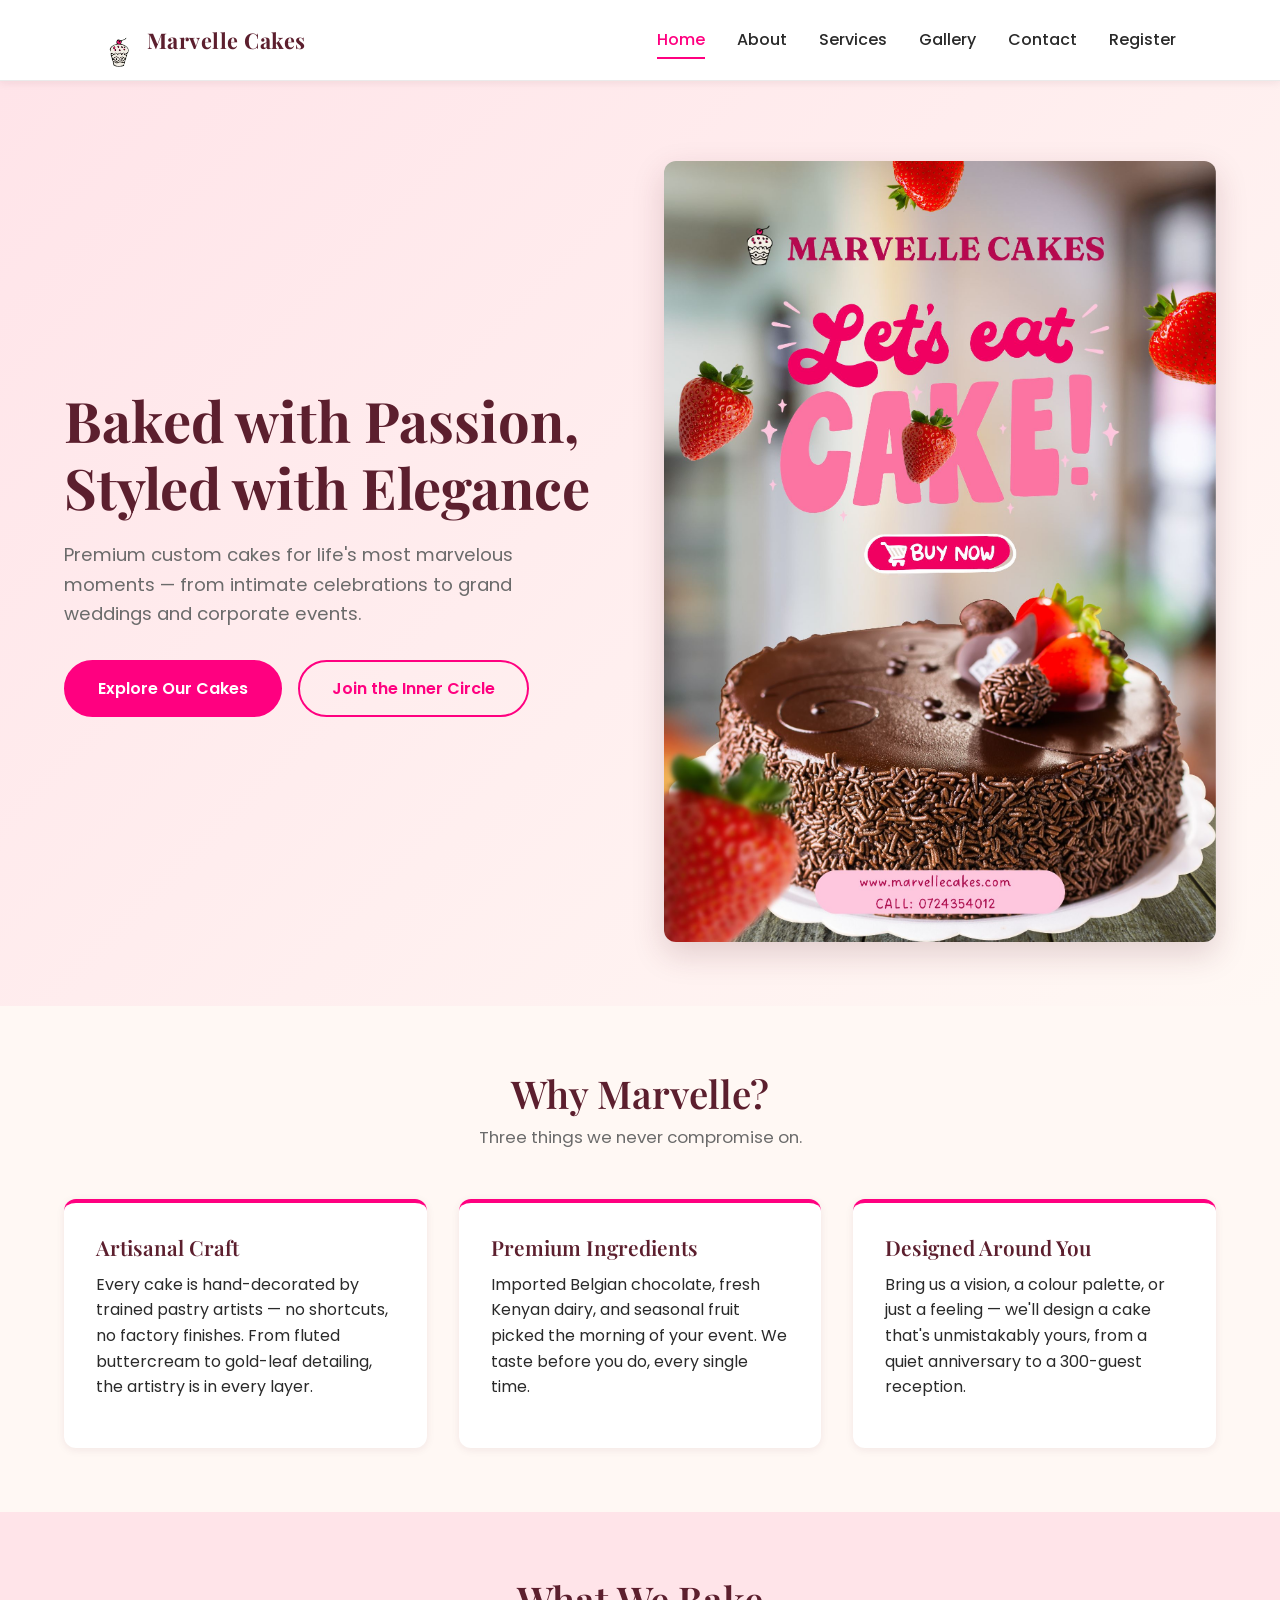
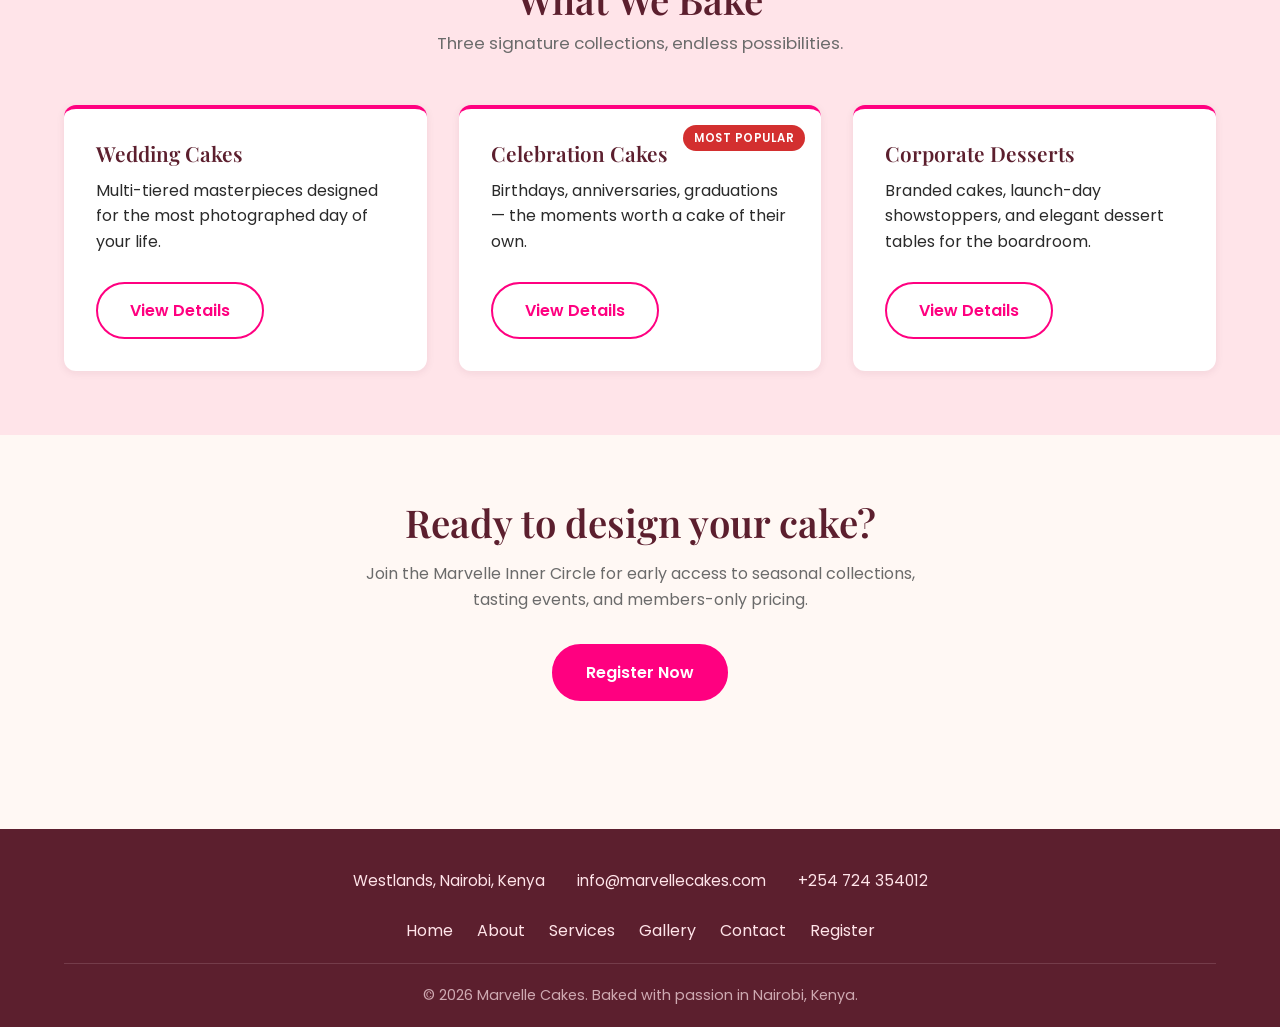
<file: index.html>
<!DOCTYPE html>
<html lang="en">
<head>
    <meta charset="UTF-8">
    <meta name="viewport" content="width=device-width, initial-scale=1.0">
    <title>Marvelle Cakes | Artisanal Cakes for Life's Marvelous Moments</title>
    <meta name="description" content="Premium custom cakes for weddings, celebrations, and corporate events. Baked with passion in Nairobi, Kenya.">
    <link rel="icon" type="image/png" href="images/logo.png">
    <link rel="stylesheet" href="style.css">
</head>
<body>

    <!-- ========== NAVIGATION ========== -->
    <header>
        <nav class="navbar">
            <a href="index.html" class="logo-container">
                <img src="images/logo.png" alt="Marvelle Cakes Logo" class="logo">
                <span class="brand-name">Marvelle Cakes</span>
            </a>
            <button class="nav-toggle" aria-label="Toggle menu">&#9776;</button>
            <ul class="nav-links">
                <li><a href="index.html" class="active">Home</a></li>
                <li><a href="about.html">About</a></li>
                <li><a href="services.html">Services</a></li>
                <li><a href="gallery.html">Gallery</a></li>
                <li><a href="contact.html">Contact</a></li>
                <li><a href="register.html">Register</a></li>
            </ul>
        </nav>
    </header>

    <!-- ========== HERO ========== -->
    <section class="hero">
        <div class="hero-inner">
            <div class="hero-content">
                <h1>Baked with Passion, Styled with Elegance</h1>
                <p class="lead">Premium custom cakes for life's most marvelous moments &mdash; from intimate celebrations to grand weddings and corporate events.</p>
                <a href="services.html" class="btn">Explore Our Cakes</a>
                <a href="register.html" class="btn btn-outline" style="margin-left: 0.75rem;">Join the Inner Circle</a>
            </div>
            <div class="hero-image">
                <img src="images/CreativeCakePoster.jpg" alt="Signature Marvelle chocolate cake with fresh strawberries">
            </div>
        </div>
    </section>

    <!-- ========== WHY MARVELLE ========== -->
    <section class="section">
        <div class="section-inner">
            <h2 class="section-title">Why Marvelle?</h2>
            <p class="section-subtitle">Three things we never compromise on.</p>
            <div class="card-grid">
                <div class="card">
                    <h3>Artisanal Craft</h3>
                    <p>Every cake is hand-decorated by trained pastry artists &mdash; no shortcuts, no factory finishes. From fluted buttercream to gold-leaf detailing, the artistry is in every layer.</p>
                </div>
                <div class="card">
                    <h3>Premium Ingredients</h3>
                    <p>Imported Belgian chocolate, fresh Kenyan dairy, and seasonal fruit picked the morning of your event. We taste before you do, every single time.</p>
                </div>
                <div class="card">
                    <h3>Designed Around You</h3>
                    <p>Bring us a vision, a colour palette, or just a feeling &mdash; we'll design a cake that's unmistakably yours, from a quiet anniversary to a 300-guest reception.</p>
                </div>
            </div>
        </div>
    </section>

    <!-- ========== CATEGORIES PREVIEW ========== -->
    <section class="section section-alt">
        <div class="section-inner">
            <h2 class="section-title">What We Bake</h2>
            <p class="section-subtitle">Three signature collections, endless possibilities.</p>
            <div class="card-grid">
                <div class="card">
                    <h3>Wedding Cakes</h3>
                    <p>Multi-tiered masterpieces designed for the most photographed day of your life.</p>
                    <a href="services.html#wedding" class="btn btn-outline" style="margin-top: 0.75rem;">View Details</a>
                </div>
                <div class="card">
                    <span class="badge">Most Popular</span>
                    <h3>Celebration Cakes</h3>
                    <p>Birthdays, anniversaries, graduations &mdash; the moments worth a cake of their own.</p>
                    <a href="services.html#celebration" class="btn btn-outline" style="margin-top: 0.75rem;">View Details</a>
                </div>
                <div class="card">
                    <h3>Corporate Desserts</h3>
                    <p>Branded cakes, launch-day showstoppers, and elegant dessert tables for the boardroom.</p>
                    <a href="services.html#corporate" class="btn btn-outline" style="margin-top: 0.75rem;">View Details</a>
                </div>
            </div>
        </div>
    </section>

    <!-- ========== CTA ========== -->
    <section class="section" style="text-align: center;">
        <div class="section-inner">
            <h2>Ready to design your cake?</h2>
            <p style="color: var(--grey); max-width: 600px; margin: 0 auto 2rem;">Join the Marvelle Inner Circle for early access to seasonal collections, tasting events, and members-only pricing.</p>
            <a href="register.html" class="btn">Register Now</a>
        </div>
    </section>

    <!-- ========== FOOTER ========== -->
    <footer>
        <div class="footer-contact">
            <span>Westlands, Nairobi, Kenya</span>
            <span><a href="mailto:info@marvellecakes.com">info@marvellecakes.com</a></span>
            <span><a href="tel:+254724354012">+254 724 354012</a></span>
        </div>
        <ul class="footer-links">
            <li><a href="index.html">Home</a></li>
            <li><a href="about.html">About</a></li>
            <li><a href="services.html">Services</a></li>
            <li><a href="gallery.html">Gallery</a></li>
            <li><a href="contact.html">Contact</a></li>
            <li><a href="register.html">Register</a></li>
        </ul>
        <p class="copyright">&copy; 2026 Marvelle Cakes. Baked with passion in Nairobi, Kenya.</p>
    </footer>

    <script src="script.js" defer></script>
</body>
</html>
</file>
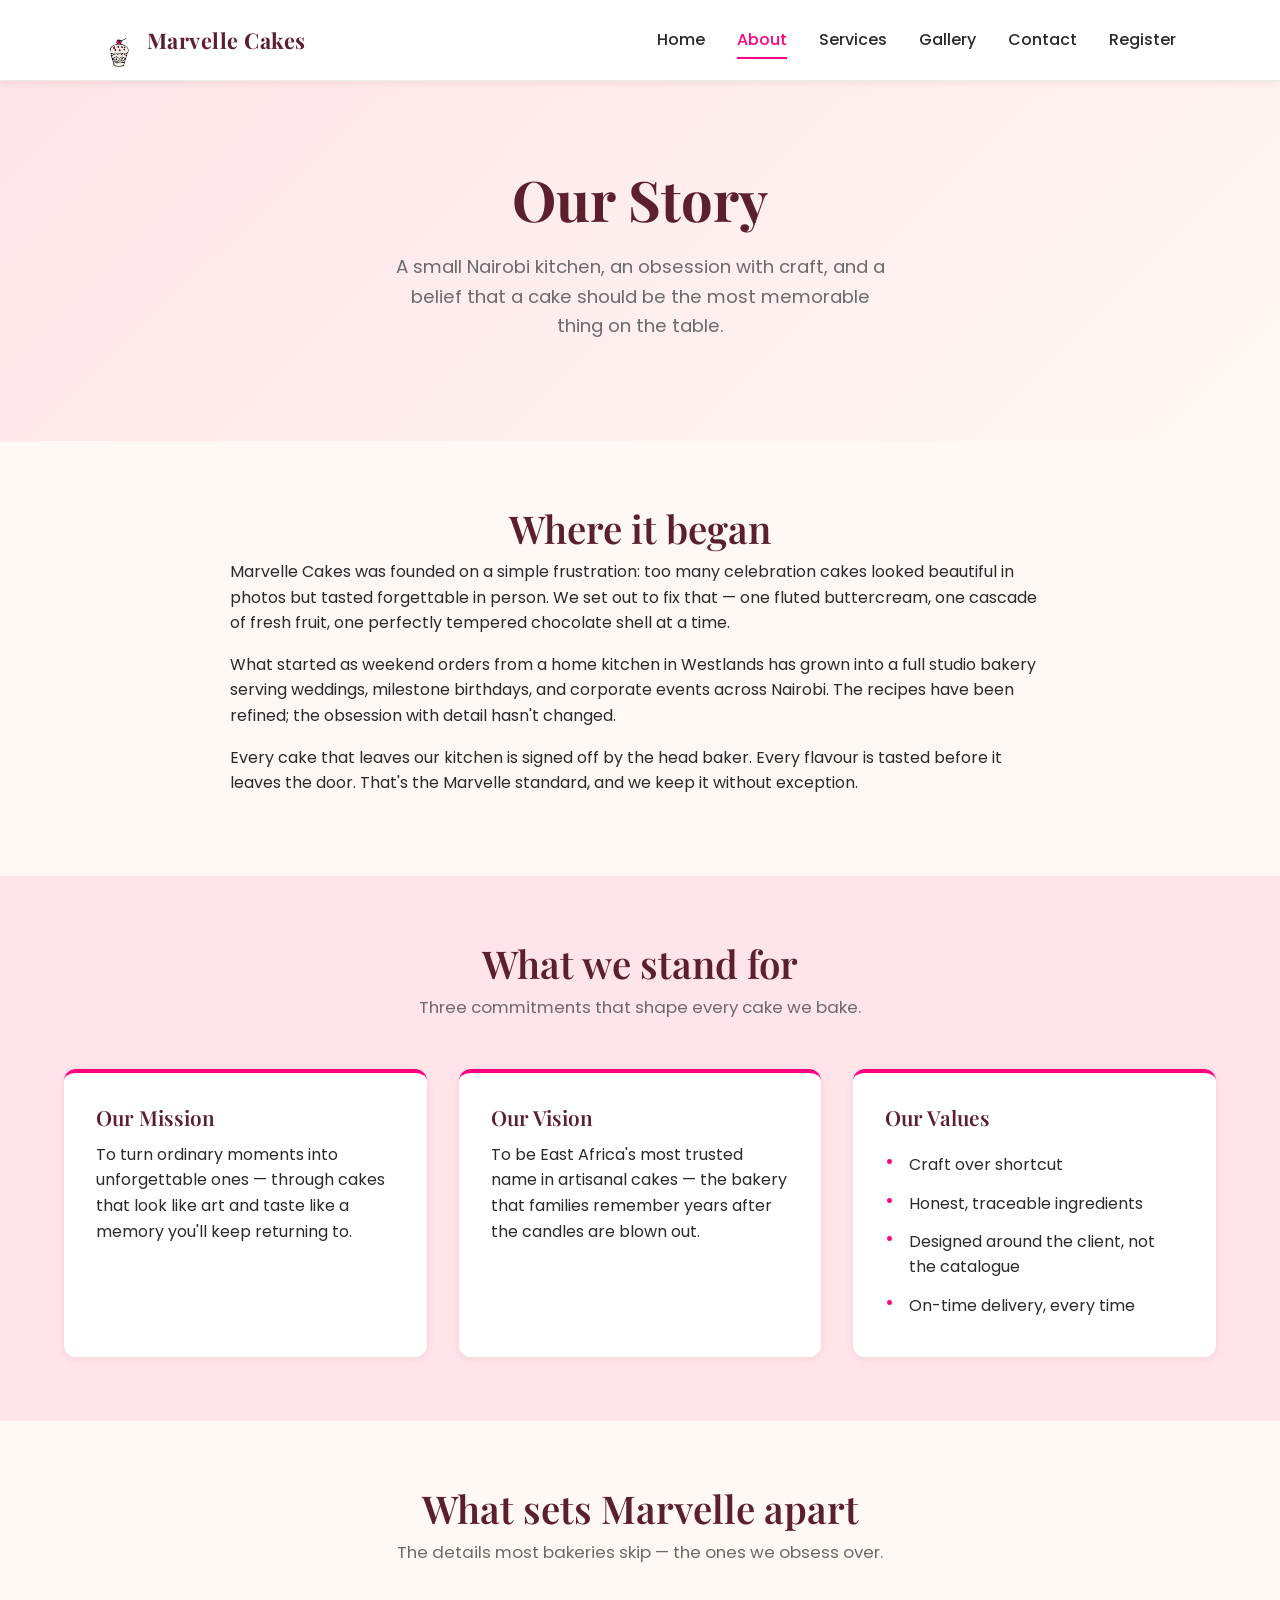
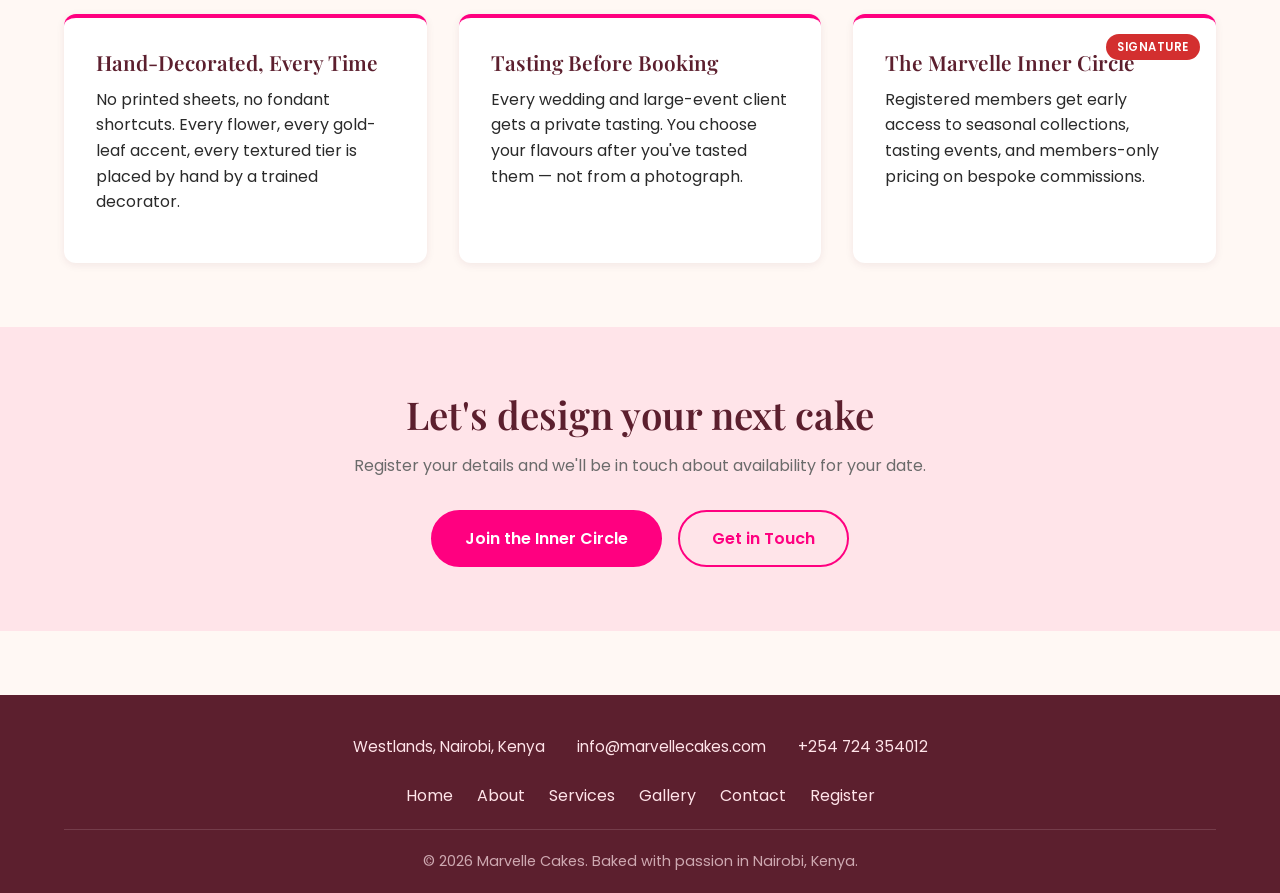
<file: about.html>
<!DOCTYPE html>
<html lang="en">
<head>
    <meta charset="UTF-8">
    <meta name="viewport" content="width=device-width, initial-scale=1.0">
    <title>About Us | Marvelle Cakes</title>
    <meta name="description" content="The story behind Marvelle Cakes — artisanal baking, premium ingredients, and a passion for life's marvelous moments.">
    <link rel="icon" type="image/png" href="images/logo.png">
    <link rel="stylesheet" href="style.css">
</head>
<body>

    <!-- ========== NAVIGATION ========== -->
    <header>
        <nav class="navbar">
            <a href="index.html" class="logo-container">
                <img src="images/logo.png" alt="Marvelle Cakes Logo" class="logo">
                <span class="brand-name">Marvelle Cakes</span>
            </a>
            <button class="nav-toggle" aria-label="Toggle menu">&#9776;</button>
            <ul class="nav-links">
                <li><a href="index.html">Home</a></li>
                <li><a href="about.html" class="active">About</a></li>
                <li><a href="services.html">Services</a></li>
                <li><a href="gallery.html">Gallery</a></li>
                <li><a href="contact.html">Contact</a></li>
                <li><a href="register.html">Register</a></li>
            </ul>
        </nav>
    </header>

    <!-- ========== PAGE HERO ========== -->
    <section class="hero" style="min-height: 40vh;">
        <div class="hero-inner" style="grid-template-columns: 1fr; text-align: center;">
            <div class="hero-content">
                <h1>Our Story</h1>
                <p class="lead" style="margin-left: auto; margin-right: auto;">A small Nairobi kitchen, an obsession with craft, and a belief that a cake should be the most memorable thing on the table.</p>
            </div>
        </div>
    </section>

    <!-- ========== STORY ========== -->
    <section class="section">
        <div class="section-inner" style="max-width: 820px;">
            <h2 class="section-title">Where it began</h2>
            <p>Marvelle Cakes was founded on a simple frustration: too many celebration cakes looked beautiful in photos but tasted forgettable in person. We set out to fix that &mdash; one fluted buttercream, one cascade of fresh fruit, one perfectly tempered chocolate shell at a time.</p>
            <p>What started as weekend orders from a home kitchen in Westlands has grown into a full studio bakery serving weddings, milestone birthdays, and corporate events across Nairobi. The recipes have been refined; the obsession with detail hasn't changed.</p>
            <p>Every cake that leaves our kitchen is signed off by the head baker. Every flavour is tasted before it leaves the door. That's the Marvelle standard, and we keep it without exception.</p>
        </div>
    </section>

    <!-- ========== MISSION / VISION / VALUES ========== -->
    <section class="section section-alt">
        <div class="section-inner">
            <h2 class="section-title">What we stand for</h2>
            <p class="section-subtitle">Three commitments that shape every cake we bake.</p>
            <div class="card-grid">
                <div class="card">
                    <h3>Our Mission</h3>
                    <p>To turn ordinary moments into unforgettable ones &mdash; through cakes that look like art and taste like a memory you'll keep returning to.</p>
                </div>
                <div class="card">
                    <h3>Our Vision</h3>
                    <p>To be East Africa's most trusted name in artisanal cakes &mdash; the bakery that families remember years after the candles are blown out.</p>
                </div>
                <div class="card">
                    <h3>Our Values</h3>
                    <ul>
                        <li>Craft over shortcut</li>
                        <li>Honest, traceable ingredients</li>
                        <li>Designed around the client, not the catalogue</li>
                        <li>On-time delivery, every time</li>
                    </ul>
                </div>
            </div>
        </div>
    </section>

    <!-- ========== WHAT MAKES US DIFFERENT ========== -->
    <section class="section">
        <div class="section-inner">
            <h2 class="section-title">What sets Marvelle apart</h2>
            <p class="section-subtitle">The details most bakeries skip &mdash; the ones we obsess over.</p>
            <div class="card-grid">
                <div class="card">
                    <h3>Hand-Decorated, Every Time</h3>
                    <p>No printed sheets, no fondant shortcuts. Every flower, every gold-leaf accent, every textured tier is placed by hand by a trained decorator.</p>
                </div>
                <div class="card">
                    <h3>Tasting Before Booking</h3>
                    <p>Every wedding and large-event client gets a private tasting. You choose your flavours after you've tasted them &mdash; not from a photograph.</p>
                </div>
                <div class="card">
                    <span class="badge">Signature</span>
                    <h3>The Marvelle Inner Circle</h3>
                    <p>Registered members get early access to seasonal collections, tasting events, and members-only pricing on bespoke commissions.</p>
                </div>
            </div>
        </div>
    </section>

    <!-- ========== CTA ========== -->
    <section class="section section-alt" style="text-align: center;">
        <div class="section-inner">
            <h2>Let's design your next cake</h2>
            <p style="color: var(--grey); max-width: 600px; margin: 0 auto 2rem;">Register your details and we'll be in touch about availability for your date.</p>
            <a href="register.html" class="btn">Join the Inner Circle</a>
            <a href="contact.html" class="btn btn-outline" style="margin-left: 0.75rem;">Get in Touch</a>
        </div>
    </section>

    <!-- ========== FOOTER ========== -->
    <footer>
        <div class="footer-contact">
            <span>Westlands, Nairobi, Kenya</span>
            <span><a href="mailto:info@marvellecakes.com">info@marvellecakes.com</a></span>
            <span><a href="tel:+254724354012">+254 724 354012</a></span>
        </div>
        <ul class="footer-links">
            <li><a href="index.html">Home</a></li>
            <li><a href="about.html">About</a></li>
            <li><a href="services.html">Services</a></li>
            <li><a href="gallery.html">Gallery</a></li>
            <li><a href="contact.html">Contact</a></li>
            <li><a href="register.html">Register</a></li>
        </ul>
        <p class="copyright">&copy; 2026 Marvelle Cakes. Baked with passion in Nairobi, Kenya.</p>
    </footer>

    <script src="script.js" defer></script>
</body>
</html>
</file>
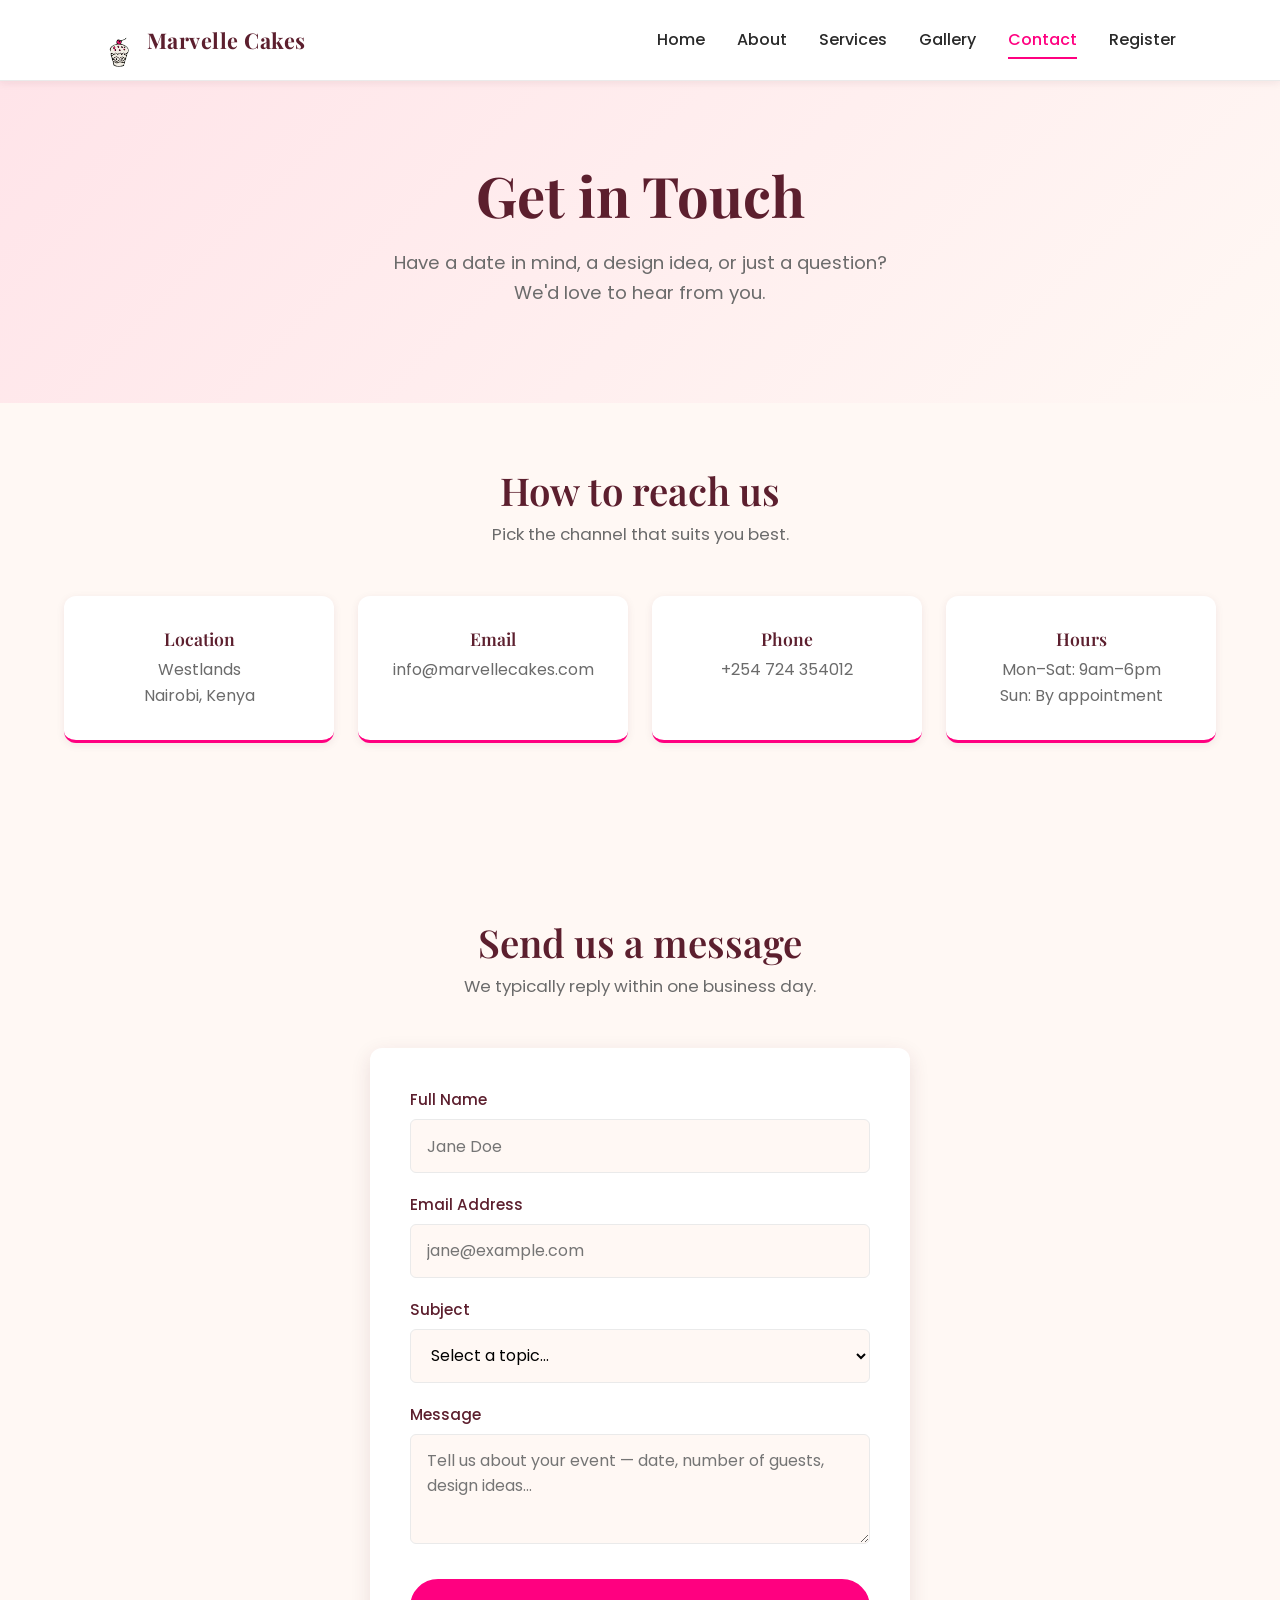
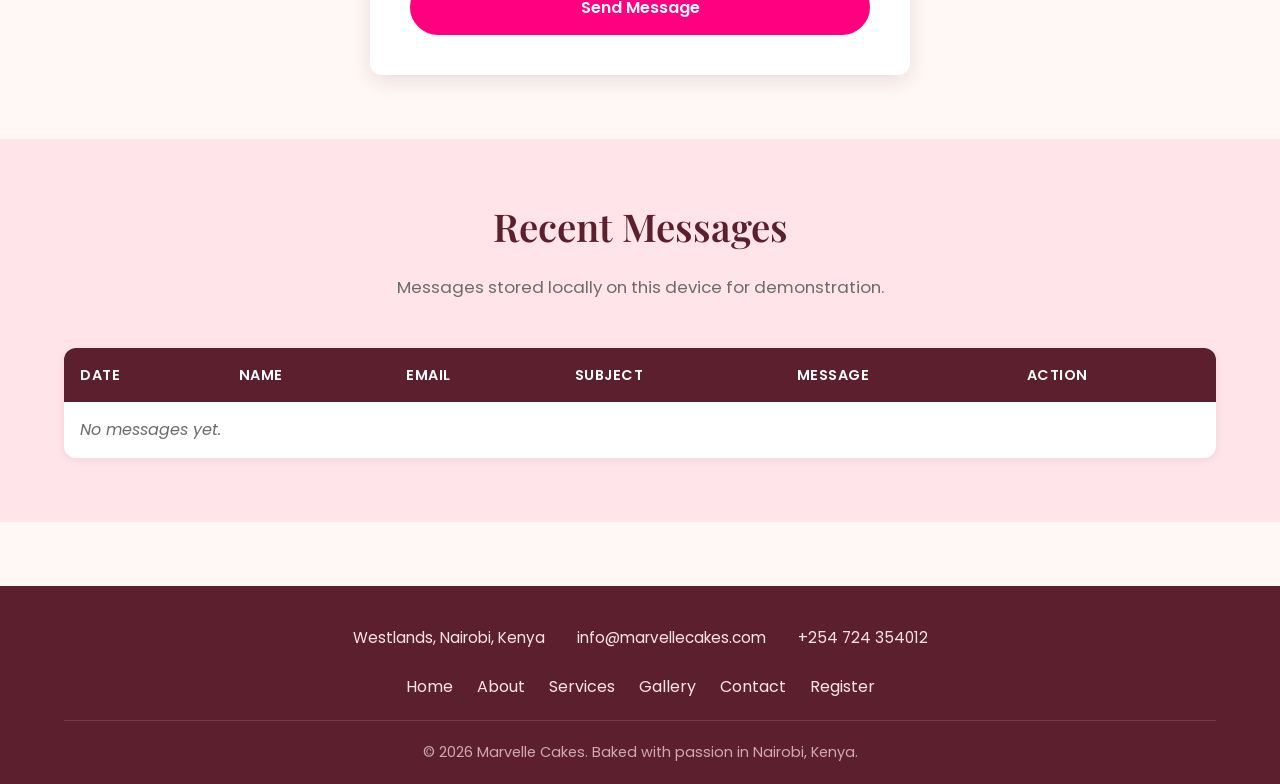
<file: contact.html>
<!DOCTYPE html>
<html lang="en">
<head>
    <meta charset="UTF-8">
    <meta name="viewport" content="width=device-width, initial-scale=1.0">
    <title>Contact Us | Marvelle Cakes</title>
    <meta name="description" content="Get in touch with Marvelle Cakes — Westlands, Nairobi. Email, phone, and message form.">
    <link rel="icon" type="image/png" href="images/logo.png">
    <link rel="stylesheet" href="style.css">
</head>
<body>

    <!-- ========== NAVIGATION ========== -->
    <header>
        <nav class="navbar">
            <a href="index.html" class="logo-container">
                <img src="images/logo.png" alt="Marvelle Cakes Logo" class="logo">
                <span class="brand-name">Marvelle Cakes</span>
            </a>
            <button class="nav-toggle" aria-label="Toggle menu">&#9776;</button>
            <ul class="nav-links">
                <li><a href="index.html">Home</a></li>
                <li><a href="about.html">About</a></li>
                <li><a href="services.html">Services</a></li>
                <li><a href="gallery.html">Gallery</a></li>
                <li><a href="contact.html" class="active">Contact</a></li>
                <li><a href="register.html">Register</a></li>
            </ul>
        </nav>
    </header>

    <!-- ========== PAGE HERO ========== -->
    <section class="hero" style="min-height: 35vh;">
        <div class="hero-inner" style="grid-template-columns: 1fr; text-align: center;">
            <div class="hero-content">
                <h1>Get in Touch</h1>
                <p class="lead" style="margin-left: auto; margin-right: auto;">Have a date in mind, a design idea, or just a question? We'd love to hear from you.</p>
            </div>
        </div>
    </section>

    <!-- ========== CONTACT INFO CARDS ========== -->
    <section class="section">
        <div class="section-inner">
            <h2 class="section-title">How to reach us</h2>
            <p class="section-subtitle">Pick the channel that suits you best.</p>
            <div class="contact-grid">
                <div class="contact-card">
                    <h3>Location</h3>
                    <p>Westlands<br>Nairobi, Kenya</p>
                </div>
                <div class="contact-card">
                    <h3>Email</h3>
                    <p><a href="mailto:info@marvellecakes.com">info@marvellecakes.com</a></p>
                </div>
                <div class="contact-card">
                    <h3>Phone</h3>
                    <p><a href="tel:+254724354012">+254 724 354012</a></p>
                </div>
                <div class="contact-card">
                    <h3>Hours</h3>
                    <p>Mon&ndash;Sat: 9am&ndash;6pm<br>Sun: By appointment</p>
                </div>
            </div>
        </div>
    </section>

    <!-- ========== CONTACT FORM ========== -->
    <section class="section">
        <div class="section-inner">
            <h2 class="section-title">Send us a message</h2>
            <p class="section-subtitle">We typically reply within one business day.</p>
            <div class="form-wrapper">
                <div id="contact-success" class="form-success">Thanks! Your message has been received. We'll be in touch shortly.</div>

                <form id="contact-form" novalidate>
                    <div class="form-group">
                        <label for="contact-name">Full Name</label>
                        <input type="text" id="contact-name" name="name" placeholder="Jane Doe" required>
                        <div class="form-error">Please enter your name.</div>
                    </div>

                    <div class="form-group">
                        <label for="contact-email">Email Address</label>
                        <input type="email" id="contact-email" name="email" placeholder="jane@example.com" required>
                        <div class="form-error">Please enter a valid email.</div>
                    </div>

                    <div class="form-group">
                        <label for="contact-subject">Subject</label>
                        <select id="contact-subject" name="subject" required>
                            <option value="">Select a topic...</option>
                            <option value="Wedding Cake Enquiry">Wedding Cake Enquiry</option>
                            <option value="Celebration Cake Enquiry">Celebration Cake Enquiry</option>
                            <option value="Corporate Order">Corporate Order</option>
                            <option value="Tasting Appointment">Tasting Appointment</option>
                            <option value="General Question">General Question</option>
                        </select>
                        <div class="form-error">Please select a subject.</div>
                    </div>

                    <div class="form-group">
                        <label for="contact-message">Message</label>
                        <textarea id="contact-message" name="message" placeholder="Tell us about your event &mdash; date, number of guests, design ideas..." required></textarea>
                        <div class="form-error">Please enter your message.</div>
                    </div>

                    <button type="submit" class="btn">Send Message</button>
                </form>
            </div>
        </div>
    </section>

    <!-- ========== MESSAGES LIST (demo / admin view) ========== -->
    <section class="section section-alt">
        <div class="section-inner">
            <div class="data-section" style="margin-top: 0;">
                <h2>Recent Messages</h2>
                <p class="section-subtitle">Messages stored locally on this device for demonstration.</p>
                <div class="table-wrapper">
                    <table class="data-table">
                        <thead>
                            <tr>
                                <th>Date</th>
                                <th>Name</th>
                                <th>Email</th>
                                <th>Subject</th>
                                <th>Message</th>
                                <th>Action</th>
                            </tr>
                        </thead>
                        <tbody id="messages-tbody">
                            <!-- Rendered by script.js -->
                        </tbody>
                    </table>
                </div>
            </div>
        </div>
    </section>

    <!-- ========== FOOTER ========== -->
    <footer>
        <div class="footer-contact">
            <span>Westlands, Nairobi, Kenya</span>
            <span><a href="mailto:info@marvellecakes.com">info@marvellecakes.com</a></span>
            <span><a href="tel:+254724354012">+254 724 354012</a></span>
        </div>
        <ul class="footer-links">
            <li><a href="index.html">Home</a></li>
            <li><a href="about.html">About</a></li>
            <li><a href="services.html">Services</a></li>
            <li><a href="gallery.html">Gallery</a></li>
            <li><a href="contact.html">Contact</a></li>
            <li><a href="register.html">Register</a></li>
        </ul>
        <p class="copyright">&copy; 2026 Marvelle Cakes. Baked with passion in Nairobi, Kenya.</p>
    </footer>

    <script src="script.js" defer></script>
</body>
</html>
</file>
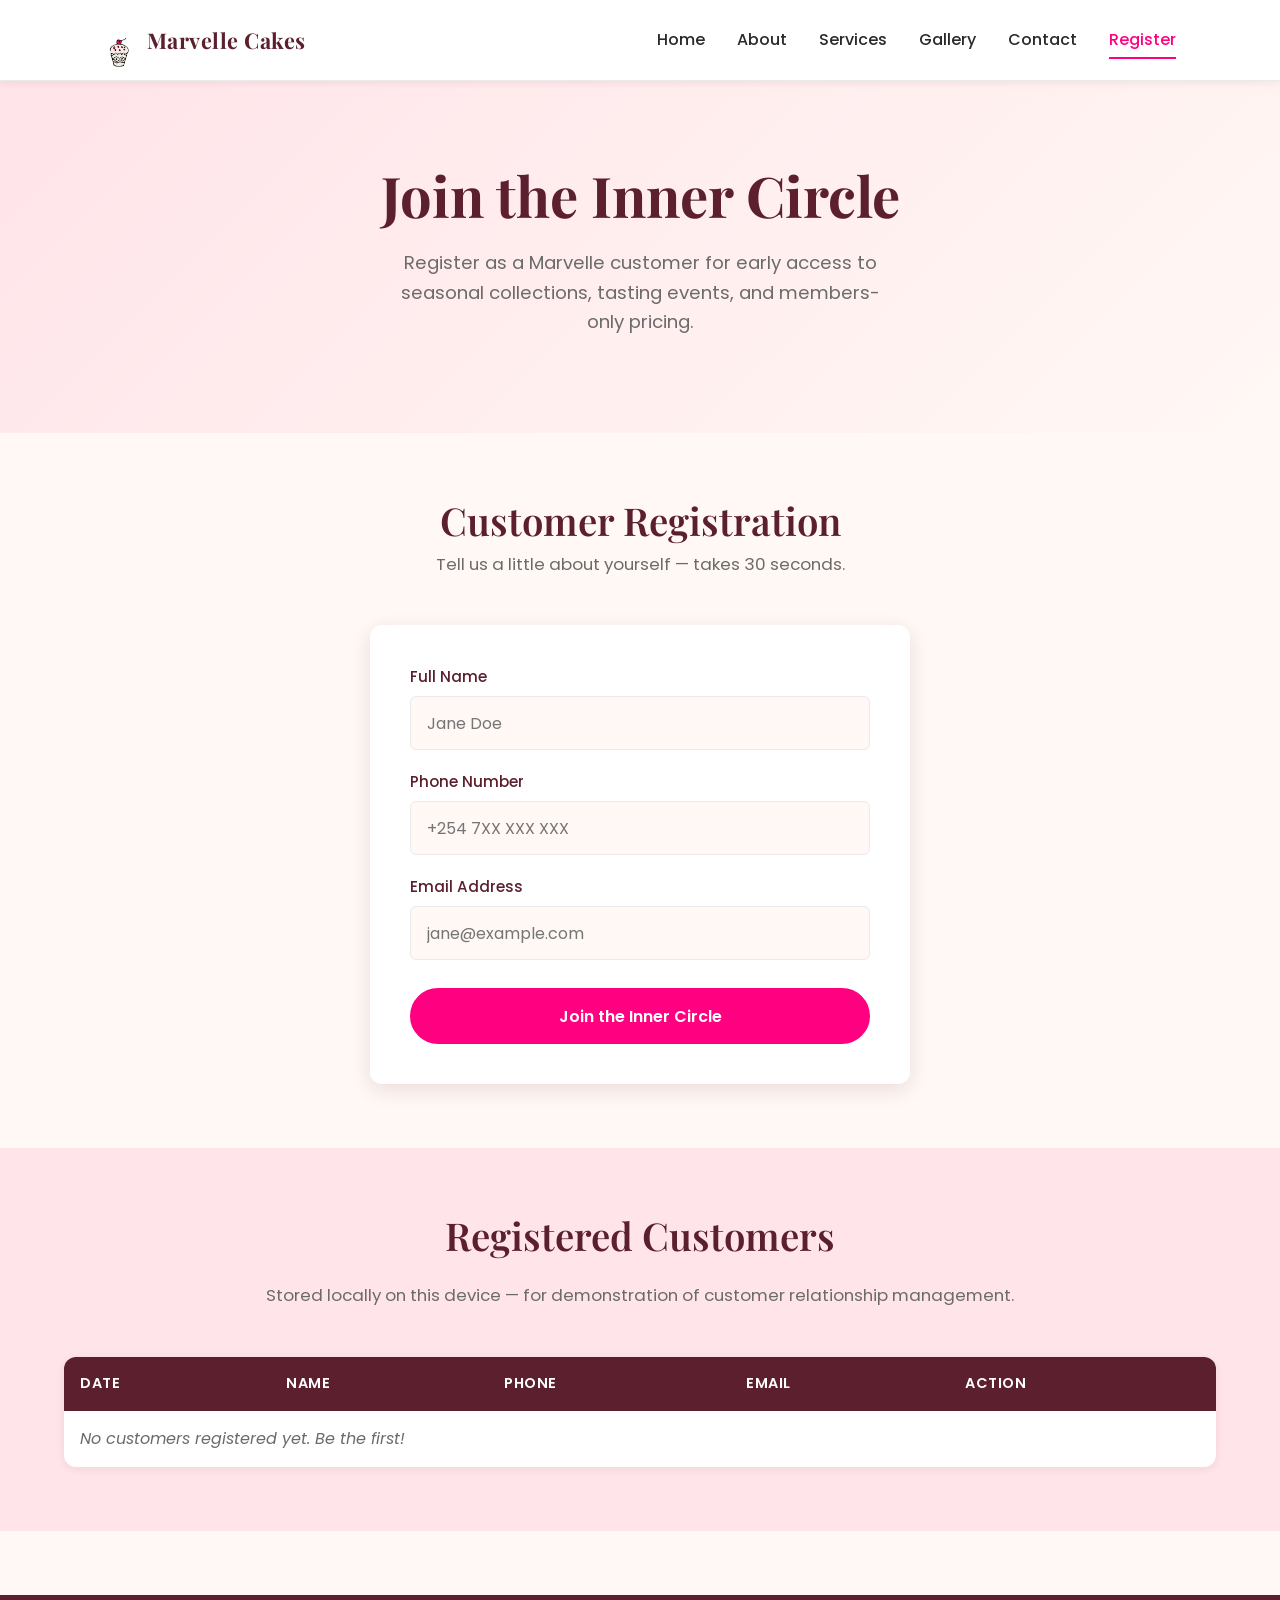
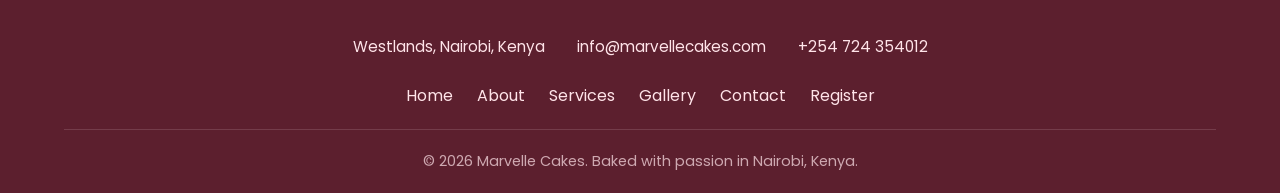
<file: register.html>
<!DOCTYPE html>
<html lang="en">
<head>
    <meta charset="UTF-8">
    <meta name="viewport" content="width=device-width, initial-scale=1.0">
    <title>Register | Marvelle Cakes</title>
    <meta name="description" content="Join the Marvelle Inner Circle. Register for early access to seasonal collections, tasting events, and members-only pricing.">
    <link rel="icon" type="image/png" href="images/logo.png">
    <link rel="stylesheet" href="style.css">
</head>
<body>

    <!-- ========== NAVIGATION ========== -->
    <header>
        <nav class="navbar">
            <a href="index.html" class="logo-container">
                <img src="images/logo.png" alt="Marvelle Cakes Logo" class="logo">
                <span class="brand-name">Marvelle Cakes</span>
            </a>
            <button class="nav-toggle" aria-label="Toggle menu">&#9776;</button>
            <ul class="nav-links">
                <li><a href="index.html">Home</a></li>
                <li><a href="about.html">About</a></li>
                <li><a href="services.html">Services</a></li>
                <li><a href="gallery.html">Gallery</a></li>
                <li><a href="contact.html">Contact</a></li>
                <li><a href="register.html" class="active">Register</a></li>
            </ul>
        </nav>
    </header>

    <!-- ========== PAGE HERO ========== -->
    <section class="hero" style="min-height: 35vh;">
        <div class="hero-inner" style="grid-template-columns: 1fr; text-align: center;">
            <div class="hero-content">
                <h1>Join the Inner Circle</h1>
                <p class="lead" style="margin-left: auto; margin-right: auto;">Register as a Marvelle customer for early access to seasonal collections, tasting events, and members-only pricing.</p>
            </div>
        </div>
    </section>

    <!-- ========== REGISTRATION FORM ========== -->
    <section class="section">
        <div class="section-inner">
            <h2 class="section-title">Customer Registration</h2>
            <p class="section-subtitle">Tell us a little about yourself &mdash; takes 30 seconds.</p>
            <div class="form-wrapper">
                <div id="register-success" class="form-success">Welcome to the Marvelle Inner Circle! You're now on the list.</div>

                <form id="register-form" novalidate>
                    <div class="form-group">
                        <label for="reg-name">Full Name</label>
                        <input type="text" id="reg-name" name="name" placeholder="Jane Doe" required>
                        <div class="form-error">Please enter your name.</div>
                    </div>

                    <div class="form-group">
                        <label for="reg-phone">Phone Number</label>
                        <input type="tel" id="reg-phone" name="phone" placeholder="+254 7XX XXX XXX" required>
                        <div class="form-error">Please enter a valid phone number.</div>
                    </div>

                    <div class="form-group">
                        <label for="reg-email">Email Address</label>
                        <input type="email" id="reg-email" name="email" placeholder="jane@example.com" required>
                        <div class="form-error">Please enter a valid email address.</div>
                    </div>

                    <button type="submit" class="btn">Join the Inner Circle</button>
                </form>
            </div>
        </div>
    </section>

    <!-- ========== REGISTERED CUSTOMERS LIST ========== -->
    <section class="section section-alt">
        <div class="section-inner">
            <div class="data-section" style="margin-top: 0;">
                <h2>Registered Customers</h2>
                <p class="section-subtitle">Stored locally on this device &mdash; for demonstration of customer relationship management.</p>
                <div class="table-wrapper">
                    <table class="data-table">
                        <thead>
                            <tr>
                                <th>Date</th>
                                <th>Name</th>
                                <th>Phone</th>
                                <th>Email</th>
                                <th>Action</th>
                            </tr>
                        </thead>
                        <tbody id="customers-tbody">
                            <!-- Rendered by script.js -->
                        </tbody>
                    </table>
                </div>
            </div>
        </div>
    </section>

    <!-- ========== FOOTER ========== -->
    <footer>
        <div class="footer-contact">
            <span>Westlands, Nairobi, Kenya</span>
            <span><a href="mailto:info@marvellecakes.com">info@marvellecakes.com</a></span>
            <span><a href="tel:+254724354012">+254 724 354012</a></span>
        </div>
        <ul class="footer-links">
            <li><a href="index.html">Home</a></li>
            <li><a href="about.html">About</a></li>
            <li><a href="services.html">Services</a></li>
            <li><a href="gallery.html">Gallery</a></li>
            <li><a href="contact.html">Contact</a></li>
            <li><a href="register.html">Register</a></li>
        </ul>
        <p class="copyright">&copy; 2026 Marvelle Cakes. Baked with passion in Nairobi, Kenya.</p>
    </footer>

    <script src="script.js" defer></script>
</body>
</html>
</file>
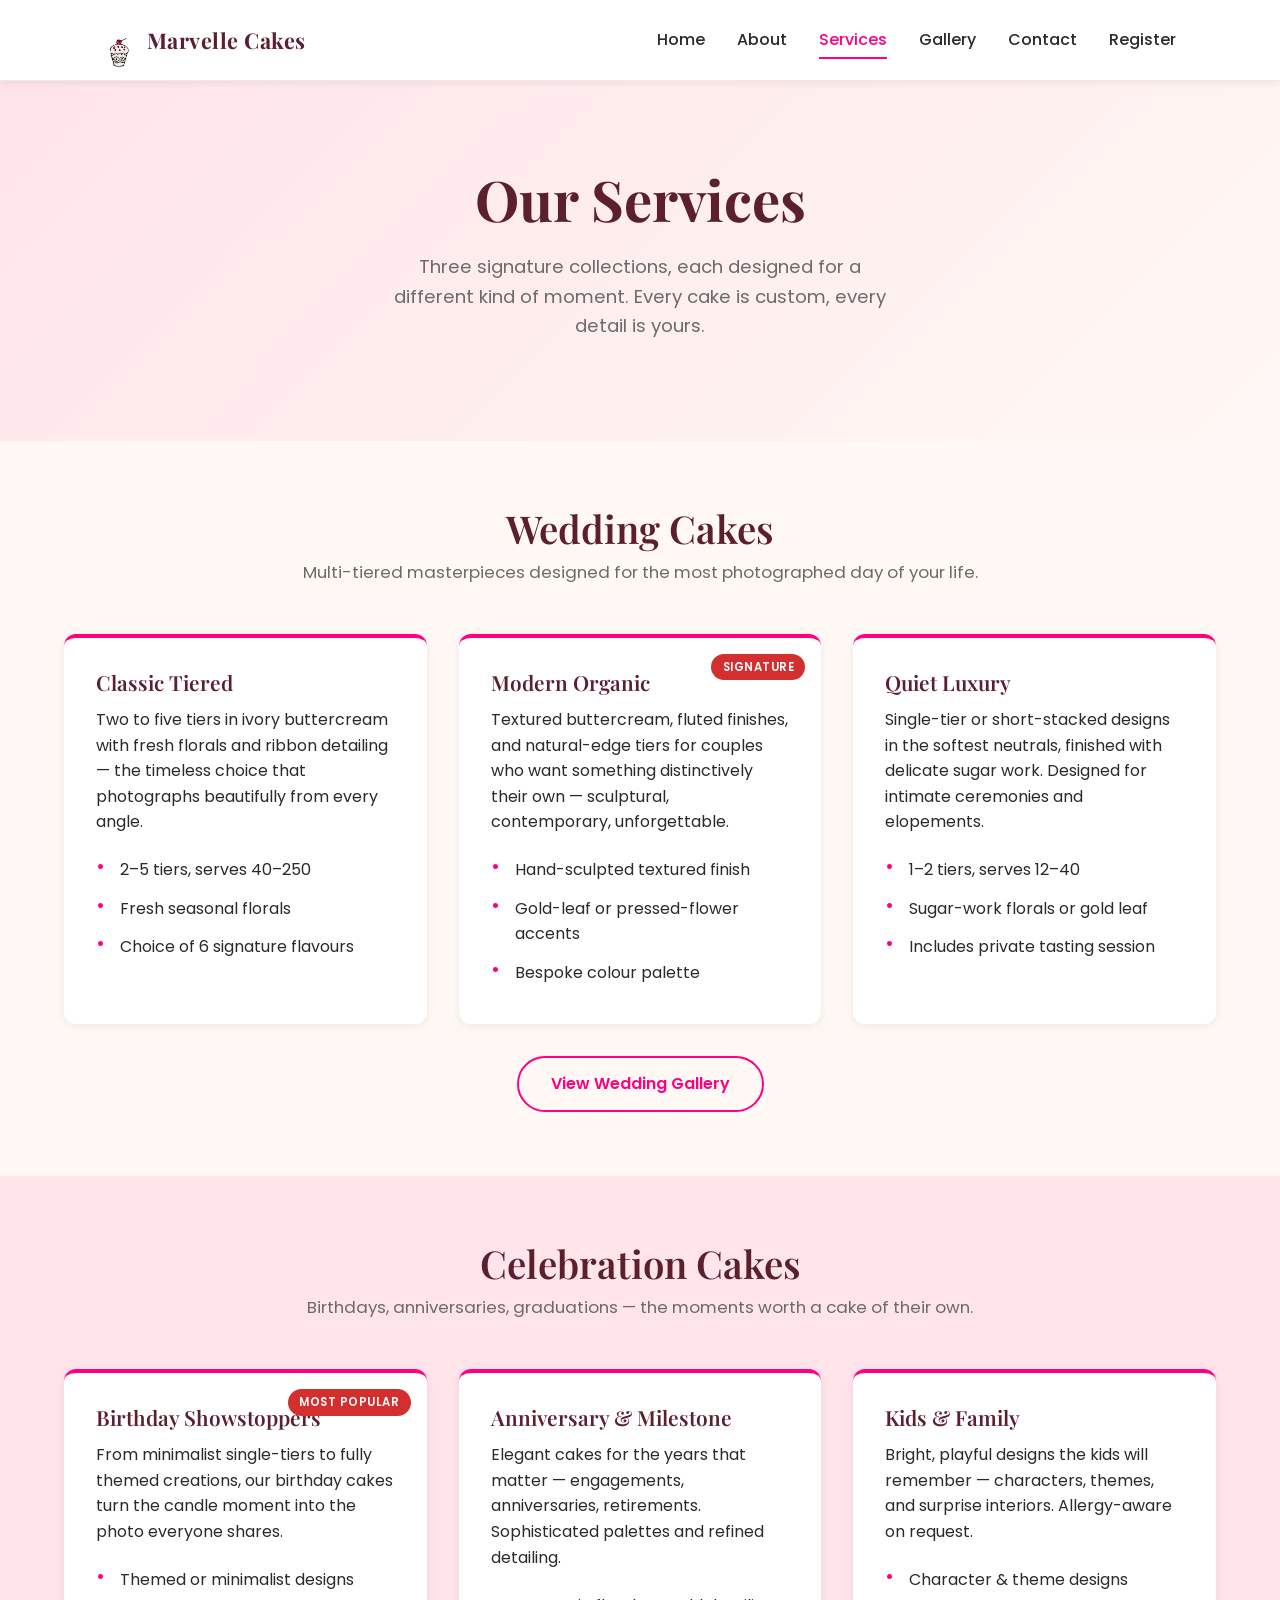
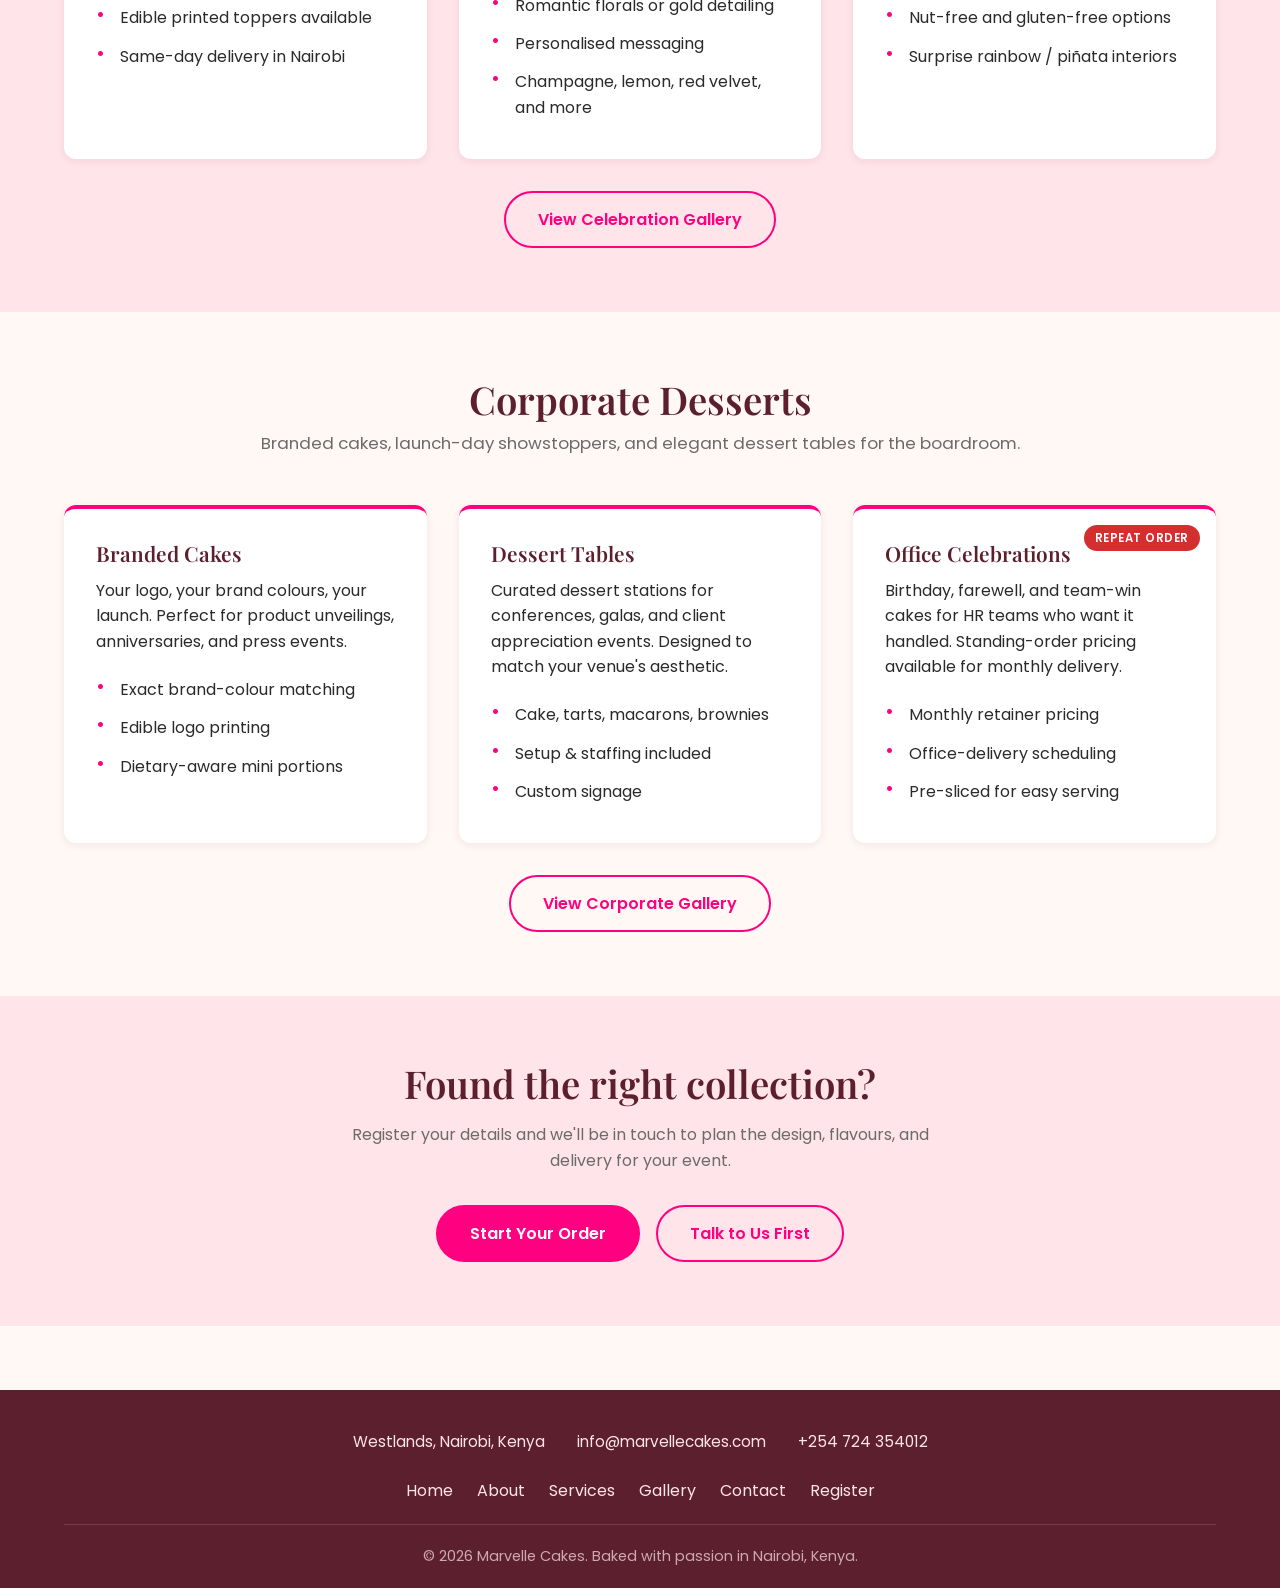
<file: services.html>
<!DOCTYPE html>
<html lang="en">
<head>
    <meta charset="UTF-8">
    <meta name="viewport" content="width=device-width, initial-scale=1.0">
    <title>Services | Marvelle Cakes</title>
    <meta name="description" content="Wedding cakes, celebration cakes, and corporate desserts — three signature collections from Marvelle Cakes Nairobi.">
    <link rel="icon" type="image/png" href="images/logo.png">
    <link rel="stylesheet" href="style.css">
</head>
<body>

    <!-- ========== NAVIGATION ========== -->
    <header>
        <nav class="navbar">
            <a href="index.html" class="logo-container">
                <img src="images/logo.png" alt="Marvelle Cakes Logo" class="logo">
                <span class="brand-name">Marvelle Cakes</span>
            </a>
            <button class="nav-toggle" aria-label="Toggle menu">&#9776;</button>
            <ul class="nav-links">
                <li><a href="index.html">Home</a></li>
                <li><a href="about.html">About</a></li>
                <li><a href="services.html" class="active">Services</a></li>
                <li><a href="gallery.html">Gallery</a></li>
                <li><a href="contact.html">Contact</a></li>
                <li><a href="register.html">Register</a></li>
            </ul>
        </nav>
    </header>

    <!-- ========== PAGE HERO ========== -->
    <section class="hero" style="min-height: 40vh;">
        <div class="hero-inner" style="grid-template-columns: 1fr; text-align: center;">
            <div class="hero-content">
                <h1>Our Services</h1>
                <p class="lead" style="margin-left: auto; margin-right: auto;">Three signature collections, each designed for a different kind of moment. Every cake is custom, every detail is yours.</p>
            </div>
        </div>
    </section>

    <!-- ========== WEDDING CAKES ========== -->
    <section id="wedding" class="section">
        <div class="section-inner">
            <h2 class="section-title">Wedding Cakes</h2>
            <p class="section-subtitle">Multi-tiered masterpieces designed for the most photographed day of your life.</p>
            <div class="card-grid">
                <div class="card">
                    <h3>Classic Tiered</h3>
                    <p>Two to five tiers in ivory buttercream with fresh florals and ribbon detailing &mdash; the timeless choice that photographs beautifully from every angle.</p>
                    <ul>
                        <li>2&ndash;5 tiers, serves 40&ndash;250</li>
                        <li>Fresh seasonal florals</li>
                        <li>Choice of 6 signature flavours</li>
                    </ul>
                </div>
                <div class="card">
                    <span class="badge">Signature</span>
                    <h3>Modern Organic</h3>
                    <p>Textured buttercream, fluted finishes, and natural-edge tiers for couples who want something distinctively their own &mdash; sculptural, contemporary, unforgettable.</p>
                    <ul>
                        <li>Hand-sculpted textured finish</li>
                        <li>Gold-leaf or pressed-flower accents</li>
                        <li>Bespoke colour palette</li>
                    </ul>
                </div>
                <div class="card">
                    <h3>Quiet Luxury</h3>
                    <p>Single-tier or short-stacked designs in the softest neutrals, finished with delicate sugar work. Designed for intimate ceremonies and elopements.</p>
                    <ul>
                        <li>1&ndash;2 tiers, serves 12&ndash;40</li>
                        <li>Sugar-work florals or gold leaf</li>
                        <li>Includes private tasting session</li>
                    </ul>
                </div>
            </div>
            <div style="text-align: center; margin-top: 2rem;">
                <a href="gallery.html#wedding" class="btn btn-outline">View Wedding Gallery</a>
            </div>
        </div>
    </section>

    <!-- ========== CELEBRATION CAKES ========== -->
    <section id="celebration" class="section section-alt">
        <div class="section-inner">
            <h2 class="section-title">Celebration Cakes</h2>
            <p class="section-subtitle">Birthdays, anniversaries, graduations &mdash; the moments worth a cake of their own.</p>
            <div class="card-grid">
                <div class="card">
                    <span class="badge">Most Popular</span>
                    <h3>Birthday Showstoppers</h3>
                    <p>From minimalist single-tiers to fully themed creations, our birthday cakes turn the candle moment into the photo everyone shares.</p>
                    <ul>
                        <li>Themed or minimalist designs</li>
                        <li>Edible printed toppers available</li>
                        <li>Same-day delivery in Nairobi</li>
                    </ul>
                </div>
                <div class="card">
                    <h3>Anniversary &amp; Milestone</h3>
                    <p>Elegant cakes for the years that matter &mdash; engagements, anniversaries, retirements. Sophisticated palettes and refined detailing.</p>
                    <ul>
                        <li>Romantic florals or gold detailing</li>
                        <li>Personalised messaging</li>
                        <li>Champagne, lemon, red velvet, and more</li>
                    </ul>
                </div>
                <div class="card">
                    <h3>Kids &amp; Family</h3>
                    <p>Bright, playful designs the kids will remember &mdash; characters, themes, and surprise interiors. Allergy-aware on request.</p>
                    <ul>
                        <li>Character &amp; theme designs</li>
                        <li>Nut-free and gluten-free options</li>
                        <li>Surprise rainbow / pi&ntilde;ata interiors</li>
                    </ul>
                </div>
            </div>
            <div style="text-align: center; margin-top: 2rem;">
                <a href="gallery.html#celebration" class="btn btn-outline">View Celebration Gallery</a>
            </div>
        </div>
    </section>

    <!-- ========== CORPORATE DESSERTS ========== -->
    <section id="corporate" class="section">
        <div class="section-inner">
            <h2 class="section-title">Corporate Desserts</h2>
            <p class="section-subtitle">Branded cakes, launch-day showstoppers, and elegant dessert tables for the boardroom.</p>
            <div class="card-grid">
                <div class="card">
                    <h3>Branded Cakes</h3>
                    <p>Your logo, your brand colours, your launch. Perfect for product unveilings, anniversaries, and press events.</p>
                    <ul>
                        <li>Exact brand-colour matching</li>
                        <li>Edible logo printing</li>
                        <li>Dietary-aware mini portions</li>
                    </ul>
                </div>
                <div class="card">
                    <h3>Dessert Tables</h3>
                    <p>Curated dessert stations for conferences, galas, and client appreciation events. Designed to match your venue's aesthetic.</p>
                    <ul>
                        <li>Cake, tarts, macarons, brownies</li>
                        <li>Setup &amp; staffing included</li>
                        <li>Custom signage</li>
                    </ul>
                </div>
                <div class="card">
                    <span class="badge">Repeat Order</span>
                    <h3>Office Celebrations</h3>
                    <p>Birthday, farewell, and team-win cakes for HR teams who want it handled. Standing-order pricing available for monthly delivery.</p>
                    <ul>
                        <li>Monthly retainer pricing</li>
                        <li>Office-delivery scheduling</li>
                        <li>Pre-sliced for easy serving</li>
                    </ul>
                </div>
            </div>
            <div style="text-align: center; margin-top: 2rem;">
                <a href="gallery.html#corporate" class="btn btn-outline">View Corporate Gallery</a>
            </div>
        </div>
    </section>

    <!-- ========== CTA ========== -->
    <section class="section section-alt" style="text-align: center;">
        <div class="section-inner">
            <h2>Found the right collection?</h2>
            <p style="color: var(--grey); max-width: 600px; margin: 0 auto 2rem;">Register your details and we'll be in touch to plan the design, flavours, and delivery for your event.</p>
            <a href="register.html" class="btn">Start Your Order</a>
            <a href="contact.html" class="btn btn-outline" style="margin-left: 0.75rem;">Talk to Us First</a>
        </div>
    </section>

    <!-- ========== FOOTER ========== -->
    <footer>
        <div class="footer-contact">
            <span>Westlands, Nairobi, Kenya</span>
            <span><a href="mailto:info@marvellecakes.com">info@marvellecakes.com</a></span>
            <span><a href="tel:+254724354012">+254 724 354012</a></span>
        </div>
        <ul class="footer-links">
            <li><a href="index.html">Home</a></li>
            <li><a href="about.html">About</a></li>
            <li><a href="services.html">Services</a></li>
            <li><a href="gallery.html">Gallery</a></li>
            <li><a href="contact.html">Contact</a></li>
            <li><a href="register.html">Register</a></li>
        </ul>
        <p class="copyright">&copy; 2026 Marvelle Cakes. Baked with passion in Nairobi, Kenya.</p>
    </footer>

    <script src="script.js" defer></script>
</body>
</html>
</file>
<file: style.css>
/* ============================================
   MARVELLE CAKES — Stylesheet
   ============================================ */

/* ---------- Fonts ---------- */
@import url('https://fonts.googleapis.com/css2?family=Playfair+Display:wght@500;600;700&family=Poppins:wght@300;400;500;600&display=swap');

/* ---------- Design tokens ---------- */
:root {
    --pink:        #FF0080;
    --pink-dark:   #D6006B;
    --maroon:      #5C1F2E;
    --strawberry:  #D32F2F;
    --soft-pink:   #FFE4E9;
    --cream:       #FFF8F4;
    --charcoal:    #2A2A2A;
    --grey:        #6B6B6B;
    --light-grey:  #EAEAEA;
    --white:       #FFFFFF;

    --font-heading: 'Playfair Display', Georgia, serif;
    --font-body:    'Poppins', system-ui, sans-serif;

    --radius:        12px;
    --radius-sm:     6px;
    --shadow-sm:     0 2px 8px rgba(92, 31, 46, 0.08);
    --shadow-md:     0 6px 20px rgba(92, 31, 46, 0.12);
    --shadow-lg:     0 12px 32px rgba(92, 31, 46, 0.18);
    --transition:    all 0.25s ease;

    --container:     1200px;
}

/* ---------- Reset ---------- */
* { margin: 0; padding: 0; box-sizing: border-box; }

html { scroll-behavior: smooth; }

body {
    font-family: var(--font-body);
    color: var(--charcoal);
    background: var(--cream);
    line-height: 1.6;
    -webkit-font-smoothing: antialiased;
}

img { max-width: 100%; display: block; }

a { color: inherit; text-decoration: none; transition: var(--transition); }

h1, h2, h3, h4 {
    font-family: var(--font-heading);
    color: var(--maroon);
    line-height: 1.2;
}

h1 { font-size: clamp(2rem, 5vw, 3.5rem); font-weight: 700; }
h2 { font-size: clamp(1.6rem, 3.5vw, 2.4rem); font-weight: 600; margin-bottom: 1rem; }
h3 { font-size: 1.3rem; font-weight: 600; margin-bottom: 0.5rem; }

p { margin-bottom: 1rem; }

/* ---------- Navbar ---------- */
header {
    background: var(--white);
    border-bottom: 1px solid var(--light-grey);
    position: sticky;
    top: 0;
    z-index: 1000;
    box-shadow: var(--shadow-sm);
}

.navbar {
    max-width: var(--container);
    margin: 0 auto;
    padding: 0.75rem 5%;
    display: flex;
    justify-content: space-between;
    align-items: center;
}

.logo-container {
    display: flex;
    align-items: center;
    gap: 0.6rem;
}

.logo {
    height: 56px;
    width: auto;
}

.brand-name {
    font-family: var(--font-heading);
    font-weight: 700;
    color: var(--maroon);
    font-size: 1.35rem;
    letter-spacing: 0.5px;
}

.nav-links {
    display: flex;
    list-style: none;
    gap: 2rem;
}

.nav-links a {
    font-weight: 500;
    color: var(--charcoal);
    position: relative;
    padding: 0.25rem 0;
}

.nav-links a:hover,
.nav-links a.active {
    color: var(--pink);
}

.nav-links a::after {
    content: '';
    position: absolute;
    bottom: -4px;
    left: 0;
    width: 0;
    height: 2px;
    background: var(--pink);
    transition: width 0.3s ease;
}

.nav-links a:hover::after,
.nav-links a.active::after { width: 100%; }

.nav-toggle {
    display: none;
    background: none;
    border: none;
    cursor: pointer;
    font-size: 1.5rem;
    color: var(--maroon);
}

/* ---------- Buttons ---------- */
.btn {
    display: inline-block;
    padding: 0.85rem 2rem;
    background: var(--pink);
    color: var(--white);
    border: 2px solid var(--pink);
    border-radius: 999px;
    font-family: var(--font-body);
    font-weight: 600;
    font-size: 1rem;
    cursor: pointer;
    transition: var(--transition);
    text-align: center;
}

.btn:hover {
    background: var(--pink-dark);
    border-color: var(--pink-dark);
    transform: translateY(-2px);
    box-shadow: var(--shadow-md);
}

.btn-outline {
    background: transparent;
    color: var(--pink);
}

.btn-outline:hover {
    background: var(--pink);
    color: var(--white);
}

/* ---------- Hero (Home page) ---------- */
.hero {
    background: linear-gradient(135deg, var(--soft-pink) 0%, var(--cream) 100%);
    padding: 5rem 5% 4rem;
    min-height: 70vh;
    display: flex;
    align-items: center;
}

.hero-inner {
    max-width: var(--container);
    margin: 0 auto;
    display: grid;
    grid-template-columns: 1fr 1fr;
    gap: 3rem;
    align-items: center;
    width: 100%;
}

.hero-content h1 { margin-bottom: 1.25rem; }
.hero-content .lead {
    font-size: 1.15rem;
    color: var(--grey);
    margin-bottom: 2rem;
    max-width: 500px;
}

.hero-image {
    border-radius: var(--radius);
    overflow: hidden;
    box-shadow: var(--shadow-lg);
}

.hero-image img {
    width: 100%;
    height: 100%;
    object-fit: cover;
}

/* ---------- Content sections ---------- */
.section {
    padding: 4rem 5%;
}

.section-inner {
    max-width: var(--container);
    margin: 0 auto;
}

.section-alt { background: var(--soft-pink); }

.section-title {
    text-align: center;
    margin-bottom: 0.5rem;
}

.section-subtitle {
    text-align: center;
    color: var(--grey);
    margin-bottom: 3rem;
    font-size: 1.05rem;
}

/* ---------- Cards (services / about features) ---------- */
.card-grid {
    display: grid;
    grid-template-columns: repeat(auto-fit, minmax(280px, 1fr));
    gap: 2rem;
}

.card {
    background: var(--white);
    border-radius: var(--radius);
    padding: 2rem;
    box-shadow: var(--shadow-sm);
    transition: var(--transition);
    border-top: 4px solid var(--pink);
    position: relative;
}

.card:hover {
    transform: translateY(-6px);
    box-shadow: var(--shadow-lg);
    border-top-color: var(--strawberry);
}

.card h3 {
    color: var(--maroon);
    margin-bottom: 0.75rem;
}

.card ul {
    list-style: none;
    padding-left: 0;
    margin-top: 1rem;
}

.card ul li {
    padding: 0.4rem 0;
    padding-left: 1.5rem;
    position: relative;
    color: var(--charcoal);
}

.card ul li::before {
    content: '\2022';
    color: var(--pink);
    position: absolute;
    left: 0;
    font-size: 1.3rem;
    line-height: 1;
    top: 0.4rem;
}

.badge {
    display: inline-block;
    background: var(--strawberry);
    color: var(--white);
    font-size: 0.72rem;
    font-weight: 600;
    padding: 0.25rem 0.7rem;
    border-radius: 999px;
    letter-spacing: 0.5px;
    text-transform: uppercase;
    position: absolute;
    top: 1rem;
    right: 1rem;
}

/* ---------- Gallery grid ---------- */
.gallery-category {
    margin-bottom: 3.5rem;
}

.gallery-category h2 {
    text-align: center;
    margin-bottom: 0.5rem;
}

.gallery-category .category-desc {
    text-align: center;
    color: var(--grey);
    margin-bottom: 2rem;
}

.gallery-grid {
    display: grid;
    grid-template-columns: repeat(3, 1fr);
    gap: 1.25rem;
}

.gallery-item {
    overflow: hidden;
    border-radius: var(--radius);
    aspect-ratio: 1 / 1;
    box-shadow: var(--shadow-sm);
    cursor: pointer;
}

.gallery-item img {
    width: 100%;
    height: 100%;
    object-fit: cover;
    transition: transform 0.5s ease;
}

.gallery-item:hover img {
    transform: scale(1.08);
}

/* ---------- Forms ---------- */
.form-wrapper {
    max-width: 540px;
    margin: 0 auto;
    background: var(--white);
    padding: 2.5rem;
    border-radius: var(--radius);
    box-shadow: var(--shadow-md);
}

.form-wrapper h2 {
    text-align: center;
    margin-bottom: 0.5rem;
}

.form-wrapper .form-lead {
    text-align: center;
    color: var(--grey);
    margin-bottom: 2rem;
}

.form-group {
    margin-bottom: 1.25rem;
}

.form-group label {
    display: block;
    font-weight: 500;
    color: var(--maroon);
    margin-bottom: 0.4rem;
    font-size: 0.95rem;
}

.form-group input,
.form-group textarea,
.form-group select {
    width: 100%;
    padding: 0.85rem 1rem;
    border: 1.5px solid var(--light-grey);
    border-radius: var(--radius-sm);
    font-family: var(--font-body);
    font-size: 1rem;
    background: var(--cream);
    transition: var(--transition);
}

.form-group input:focus,
.form-group textarea:focus,
.form-group select:focus {
    outline: none;
    border-color: var(--pink);
    background: var(--white);
    box-shadow: 0 0 0 3px rgba(233, 30, 99, 0.1);
}

.form-group textarea {
    resize: vertical;
    min-height: 110px;
}

.form-error {
    color: var(--strawberry);
    font-size: 0.85rem;
    margin-top: 0.3rem;
    display: none;
}

.form-group.has-error input,
.form-group.has-error textarea {
    border-color: var(--strawberry);
}

.form-group.has-error .form-error { display: block; }

.form-success {
    background: #e6f7ec;
    color: #1f7a3a;
    padding: 0.85rem 1rem;
    border-radius: var(--radius-sm);
    margin-bottom: 1rem;
    text-align: center;
    font-weight: 500;
    display: none;
}

.form-success.show { display: block; }

.form-wrapper .btn { width: 100%; margin-top: 0.5rem; }

/* ---------- Data table (customers / messages) ---------- */
.data-section { margin-top: 3rem; }

.data-section h2 {
    text-align: center;
    margin-bottom: 1.5rem;
}

.table-wrapper {
    overflow-x: auto;
    background: var(--white);
    border-radius: var(--radius);
    box-shadow: var(--shadow-sm);
}

.data-table {
    width: 100%;
    border-collapse: collapse;
    min-width: 520px;
}

.data-table thead {
    background: var(--maroon);
    color: var(--white);
}

.data-table th,
.data-table td {
    padding: 0.95rem 1rem;
    text-align: left;
}

.data-table th {
    font-weight: 600;
    font-size: 0.9rem;
    letter-spacing: 0.5px;
    text-transform: uppercase;
}

.data-table tbody tr {
    border-bottom: 1px solid var(--light-grey);
    transition: var(--transition);
}

.data-table tbody tr:hover { background: var(--soft-pink); }

.data-table tbody tr:last-child { border-bottom: none; }

.delete-btn {
    background: transparent;
    color: var(--strawberry);
    border: 1.5px solid var(--strawberry);
    padding: 0.35rem 0.85rem;
    border-radius: var(--radius-sm);
    font-size: 0.85rem;
    font-weight: 500;
    cursor: pointer;
    transition: var(--transition);
}

.delete-btn:hover {
    background: var(--strawberry);
    color: var(--white);
}

.empty-state {
    text-align: center;
    padding: 2.5rem 1rem;
    color: var(--grey);
    font-style: italic;
}

/* ---------- Contact info grid ---------- */
.contact-grid {
    display: grid;
    grid-template-columns: repeat(auto-fit, minmax(220px, 1fr));
    gap: 1.5rem;
    margin-bottom: 3rem;
}

.contact-card {
    background: var(--white);
    padding: 2rem 1.5rem;
    border-radius: var(--radius);
    text-align: center;
    box-shadow: var(--shadow-sm);
    border-bottom: 3px solid var(--pink);
}

.contact-card .contact-icon {
    font-size: 2rem;
    margin-bottom: 0.5rem;
}

.contact-card h3 {
    color: var(--maroon);
    font-size: 1.1rem;
}

.contact-card p {
    margin: 0;
    color: var(--grey);
    word-break: break-word;
}

/* ---------- Footer ---------- */
footer {
    background: var(--maroon);
    color: var(--soft-pink);
    padding: 2.5rem 5% 1.25rem;
    text-align: center;
    margin-top: 4rem;
}

footer .footer-contact {
    display: flex;
    justify-content: center;
    gap: 0.75rem 2rem;
    flex-wrap: wrap;
    margin-bottom: 1.5rem;
    font-size: 0.95rem;
}

footer .footer-contact span { display: inline-block; }

footer .footer-contact a {
    color: var(--soft-pink);
    border-bottom: 1px solid transparent;
}

footer .footer-contact a:hover {
    color: var(--white);
    border-bottom-color: var(--pink);
}

footer .footer-links {
    display: flex;
    justify-content: center;
    gap: 1.5rem;
    margin-bottom: 1.25rem;
    flex-wrap: wrap;
    list-style: none;
}

footer .footer-links a:hover { color: var(--pink); }

footer .copyright {
    border-top: 1px solid rgba(255, 228, 233, 0.15);
    padding-top: 1.25rem;
    font-size: 0.9rem;
    margin-bottom: 0;
    color: rgba(255, 228, 233, 0.7);
}

/* ---------- Responsive ---------- */
@media (max-width: 900px) {
    .hero-inner {
        grid-template-columns: 1fr;
        text-align: center;
    }
    .hero-content .lead { margin-left: auto; margin-right: auto; }
    .gallery-grid { grid-template-columns: repeat(2, 1fr); }
}

@media (max-width: 640px) {
    .nav-toggle { display: block; }

    .nav-links {
        position: absolute;
        top: 100%;
        left: 0;
        right: 0;
        flex-direction: column;
        background: var(--white);
        padding: 1rem 5%;
        gap: 0;
        border-top: 1px solid var(--light-grey);
        box-shadow: var(--shadow-md);
        max-height: 0;
        overflow: hidden;
        transition: max-height 0.3s ease;
    }

    .nav-links.open { max-height: 400px; }

    .nav-links li {
        border-bottom: 1px solid var(--light-grey);
    }

    .nav-links li:last-child { border-bottom: none; }

    .nav-links a {
        display: block;
        padding: 0.85rem 0;
    }

    .nav-links a::after { display: none; }

    .brand-name { font-size: 1.1rem; }
    .logo { height: 44px; }

    .hero { padding: 3rem 5%; min-height: auto; }
    .section { padding: 3rem 5%; }

    .gallery-grid { grid-template-columns: 1fr; }

    .form-wrapper { padding: 1.75rem 1.25rem; }
}
</file>
